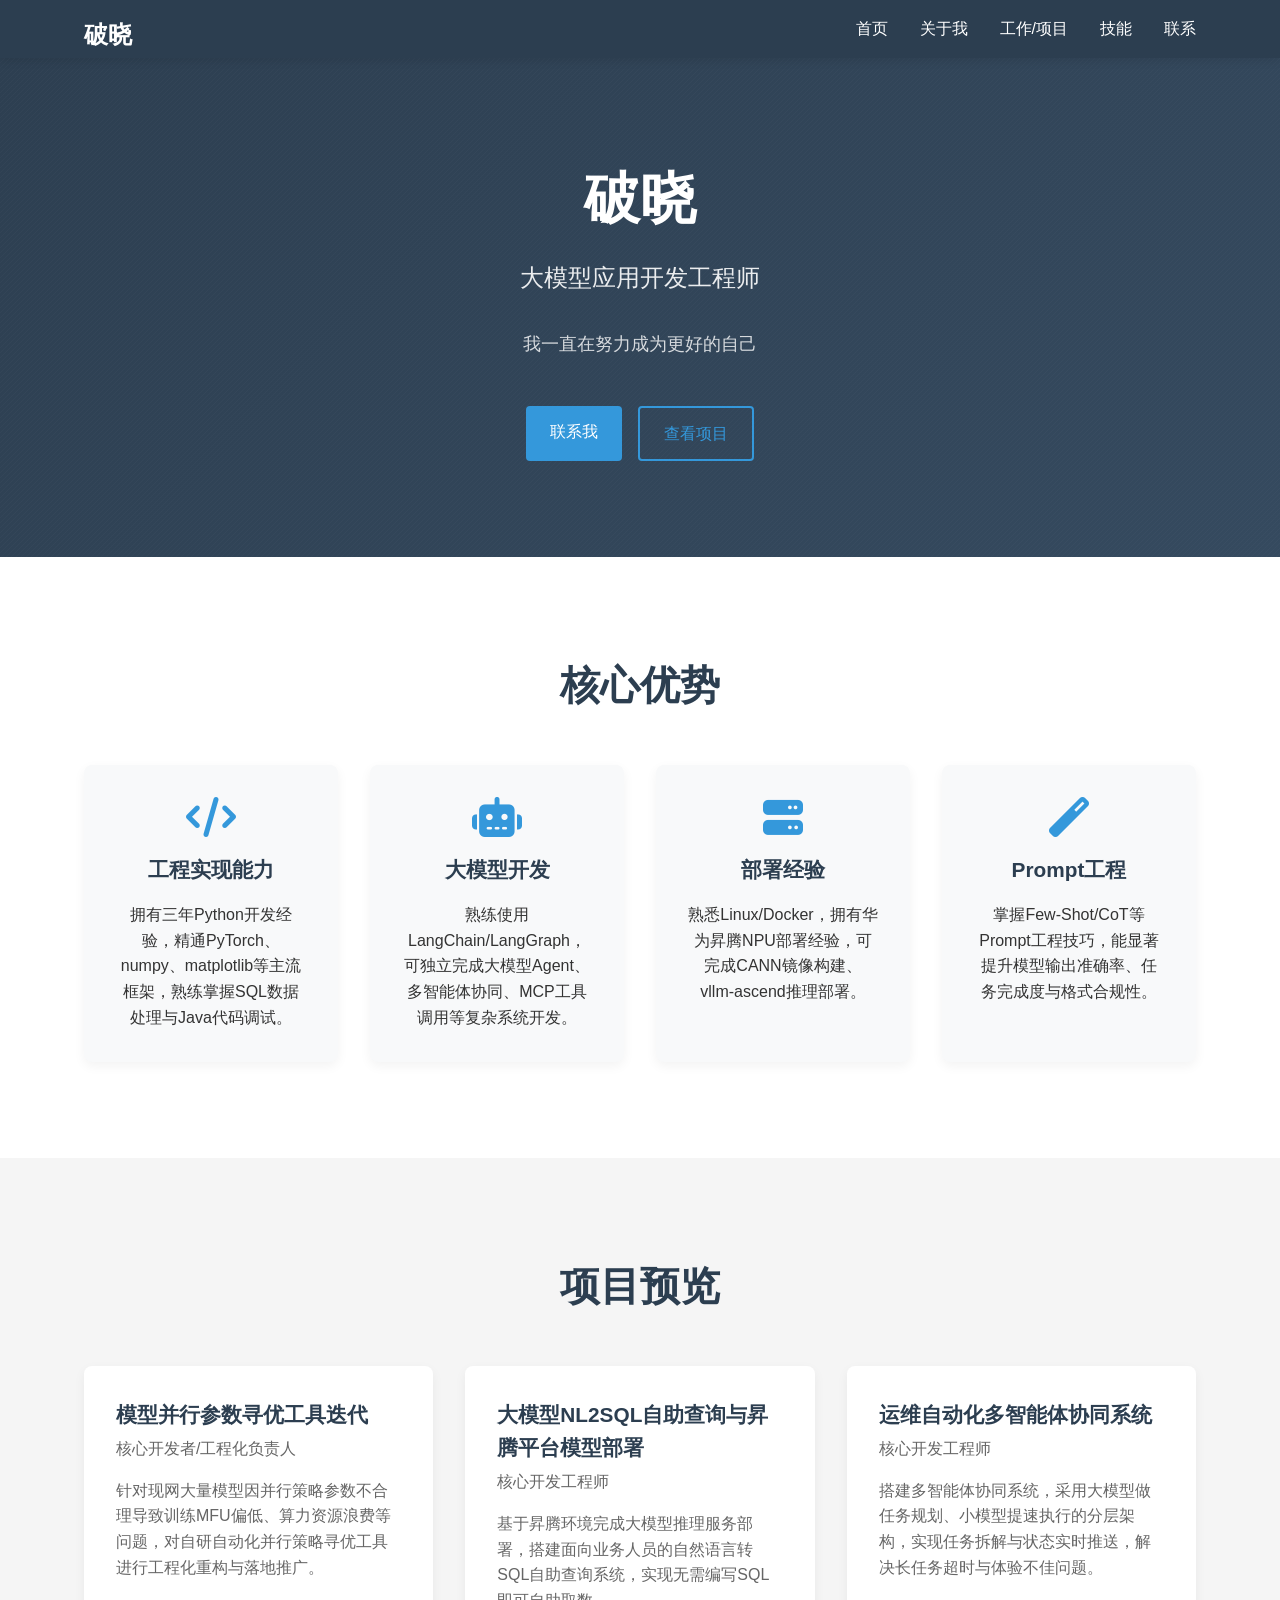
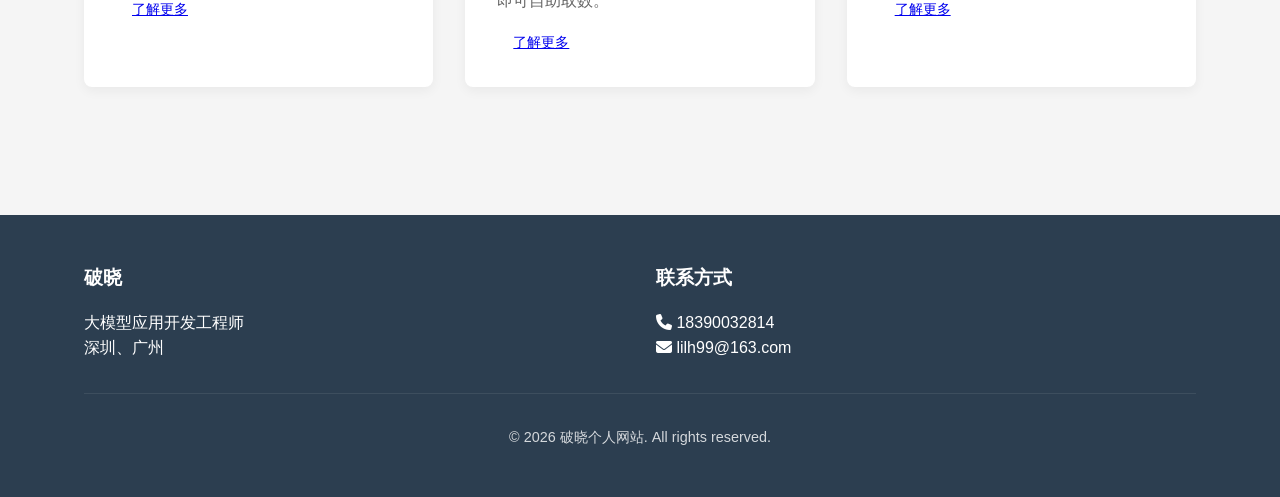
<file: index.html>
<!DOCTYPE html>
<html lang="zh-CN">
<head>
    <meta charset="UTF-8">
    <meta name="viewport" content="width=device-width, initial-scale=1.0">
    <title>破晓 - 个人网站</title>
    <link rel="stylesheet" href="css/style.css">
    <link rel="stylesheet" href="https://cdnjs.cloudflare.com/ajax/libs/font-awesome/6.4.0/css/all.min.css">
</head>
<body>
    <header>
        <nav>
            <div class="container">
                <div class="logo">
                    <a href="index.html">破晓</a>
                </div>
                <ul class="nav-links">
                    <li><a href="index.html">首页</a></li>
                    <li><a href="about.html">关于我</a></li>
                    <li><a href="experience.html">工作/项目</a></li>
                    <li><a href="skills.html">技能</a></li>
                    <li><a href="contact.html">联系</a></li>
                </ul>
            </div>
        </nav>
    </header>

    <section class="hero">
        <div class="container">
            <div class="hero-content">
                <h1>破晓</h1>
                <h2>大模型应用开发工程师</h2>
                <p>我一直在努力成为更好的自己</p>
                <div class="hero-buttons">
                    <a href="contact.html" class="btn">联系我</a>
                    <a href="experience.html" class="btn btn-secondary">查看项目</a>
                </div>
            </div>
        </div>
    </section>

    <section class="core-strengths">
        <div class="container">
            <h2>核心优势</h2>
            <div class="strengths-grid">
                <div class="strength-item">
                    <i class="fas fa-code"></i>
                    <h3>工程实现能力</h3>
                    <p>拥有三年Python开发经验，精通PyTorch、numpy、matplotlib等主流框架，熟练掌握SQL数据处理与Java代码调试。</p>
                </div>
                <div class="strength-item">
                    <i class="fas fa-robot"></i>
                    <h3>大模型开发</h3>
                    <p>熟练使用LangChain/LangGraph，可独立完成大模型Agent、多智能体协同、MCP工具调用等复杂系统开发。</p>
                </div>
                <div class="strength-item">
                    <i class="fas fa-server"></i>
                    <h3>部署经验</h3>
                    <p>熟悉Linux/Docker，拥有华为昇腾NPU部署经验，可完成CANN镜像构建、vllm-ascend推理部署。</p>
                </div>
                <div class="strength-item">
                    <i class="fas fa-magic"></i>
                    <h3>Prompt工程</h3>
                    <p>掌握Few-Shot/CoT等Prompt工程技巧，能显著提升模型输出准确率、任务完成度与格式合规性。</p>
                </div>
            </div>
        </div>
    </section>

    <section class="projects-preview">
        <div class="container">
            <h2>项目预览</h2>
            <div class="projects-grid">
                <div class="project-item">
                    <h3>模型并行参数寻优工具迭代</h3>
                    <p>核心开发者/工程化负责人</p>
                    <p>针对现网大量模型因并行策略参数不合理导致训练MFU偏低、算力资源浪费等问题，对自研自动化并行策略寻优工具进行工程化重构与落地推广。</p>
                    <a href="experience.html" class="btn-sm">了解更多</a>
                </div>
                <div class="project-item">
                    <h3>大模型NL2SQL自助查询与昇腾平台模型部署</h3>
                    <p>核心开发工程师</p>
                    <p>基于昇腾环境完成大模型推理服务部署，搭建面向业务人员的自然语言转SQL自助查询系统，实现无需编写SQL即可自助取数。</p>
                    <a href="experience.html" class="btn-sm">了解更多</a>
                </div>
                <div class="project-item">
                    <h3>运维自动化多智能体协同系统</h3>
                    <p>核心开发工程师</p>
                    <p>搭建多智能体协同系统，采用大模型做任务规划、小模型提速执行的分层架构，实现任务拆解与状态实时推送，解决长任务超时与体验不佳问题。</p>
                    <a href="experience.html" class="btn-sm">了解更多</a>
                </div>
            </div>
        </div>
    </section>

    <footer>
        <div class="container">
            <div class="footer-content">
                <div class="footer-info">
                    <h3>破晓</h3>
                    <p>大模型应用开发工程师</p>
                    <p>深圳、广州</p>
                </div>
                <div class="footer-contact">
                    <h3>联系方式</h3>
                    <p><i class="fas fa-phone"></i> 18390032814</p>
                    <p><i class="fas fa-envelope"></i> lilh99@163.com</p>
                </div>
            </div>
            <div class="footer-bottom">
                <p>&copy; 2026 破晓个人网站. All rights reserved.</p>
            </div>
        </div>
    </footer>

    <script src="js/script.js"></script>
</body>
</html>
</file>
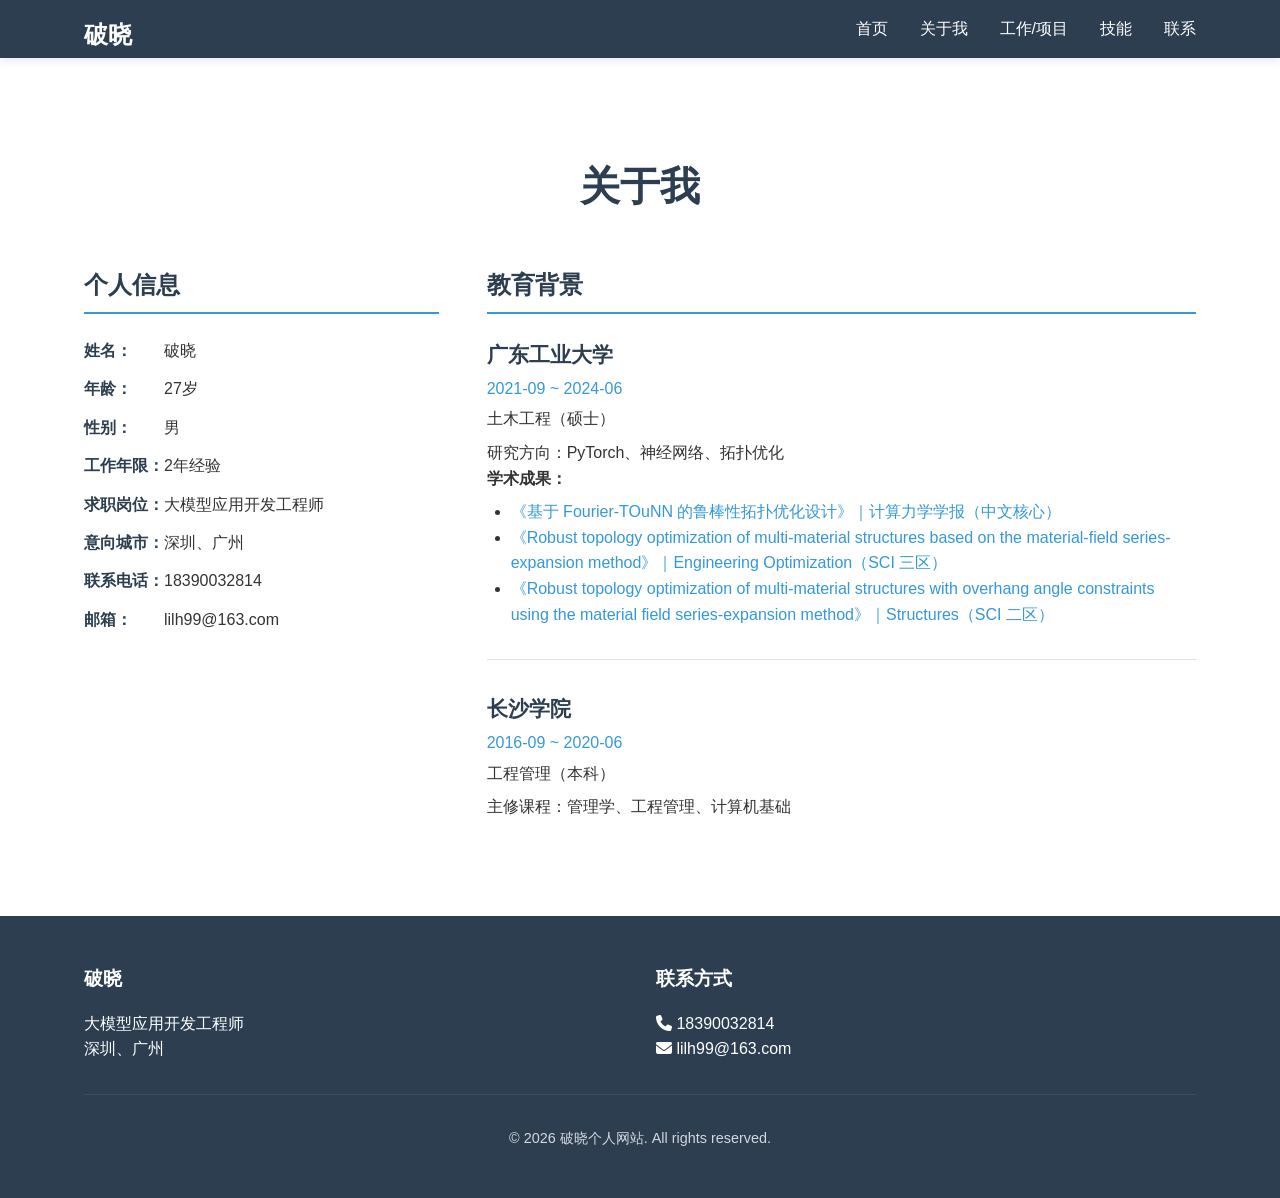
<file: about.html>
<!DOCTYPE html>
<html lang="zh-CN">
<head>
    <meta charset="UTF-8">
    <meta name="viewport" content="width=device-width, initial-scale=1.0">
    <title>关于我 - 破晓</title>
    <link rel="stylesheet" href="css/style.css">
    <link rel="stylesheet" href="https://cdnjs.cloudflare.com/ajax/libs/font-awesome/6.4.0/css/all.min.css">
</head>
<body>
    <header>
        <nav>
            <div class="container">
                <div class="logo">
                    <a href="index.html">破晓</a>
                </div>
                <ul class="nav-links">
                    <li><a href="index.html">首页</a></li>
                    <li><a href="about.html">关于我</a></li>
                    <li><a href="experience.html">工作/项目</a></li>
                    <li><a href="skills.html">技能</a></li>
                    <li><a href="contact.html">联系</a></li>
                </ul>
            </div>
        </nav>
    </header>

    <section class="about">
        <div class="container">
            <h1>关于我</h1>
            <div class="about-content">
                <div class="about-info">
                    <h2>个人信息</h2>
                    <ul>
                        <li><strong>姓名：</strong>破晓</li>
                        <li><strong>年龄：</strong>27岁</li>
                        <li><strong>性别：</strong>男</li>
                        <li><strong>工作年限：</strong>2年经验</li>
                        <li><strong>求职岗位：</strong>大模型应用开发工程师</li>
                        <li><strong>意向城市：</strong>深圳、广州</li>
                        <li><strong>联系电话：</strong>18390032814</li>
                        <li><strong>邮箱：</strong>lilh99@163.com</li>
                    </ul>
                </div>
                <div class="about-education">
                    <h2>教育背景</h2>
                    <div class="education-item">
                        <h3>广东工业大学</h3>
                        <p class="period">2021-09 ~ 2024-06</p>
                        <p class="degree">土木工程（硕士）</p>
                        <p class="research">研究方向：PyTorch、神经网络、拓扑优化</p>
                        <h4>学术成果：</h4>
                        <ul class="achievements">
                            <li><a href="http://cjcm.ijournals.net.cn/jslxxb/ch/reader/view_abstract.aspx?file_no=20240204" target="_blank">《基于 Fourier-TOuNN 的鲁棒性拓扑优化设计》｜计算力学学报（中文核心）</a></li>
                            <li><a href="https://www.tandfonline.com/doi/full/10.1080/0305215X.2024.2340062" target="_blank">《Robust topology optimization of multi-material structures based on the material-field series-expansion method》｜Engineering Optimization（SCI 三区）</a></li>
                            <li><a href="https://www.sciencedirect.com/science/article/abs/pii/S235201242401511X" target="_blank">《Robust topology optimization of multi-material structures with overhang angle constraints using the material field series-expansion method》｜Structures（SCI 二区）</a></li>
                        </ul>
                    </div>
                    <div class="education-item">
                        <h3>长沙学院</h3>
                        <p class="period">2016-09 ~ 2020-06</p>
                        <p class="degree">工程管理（本科）</p>
                        <p class="courses">主修课程：管理学、工程管理、计算机基础</p>
                    </div>
                </div>
            </div>
        </div>
    </section>

    <footer>
        <div class="container">
            <div class="footer-content">
                <div class="footer-info">
                    <h3>破晓</h3>
                    <p>大模型应用开发工程师</p>
                    <p>深圳、广州</p>
                </div>
                <div class="footer-contact">
                    <h3>联系方式</h3>
                    <p><i class="fas fa-phone"></i> 18390032814</p>
                    <p><i class="fas fa-envelope"></i> lilh99@163.com</p>
                </div>
            </div>
            <div class="footer-bottom">
                <p>&copy; 2026 破晓个人网站. All rights reserved.</p>
            </div>
        </div>
    </footer>

    <script src="js/script.js"></script>
</body>
</html>
</file>
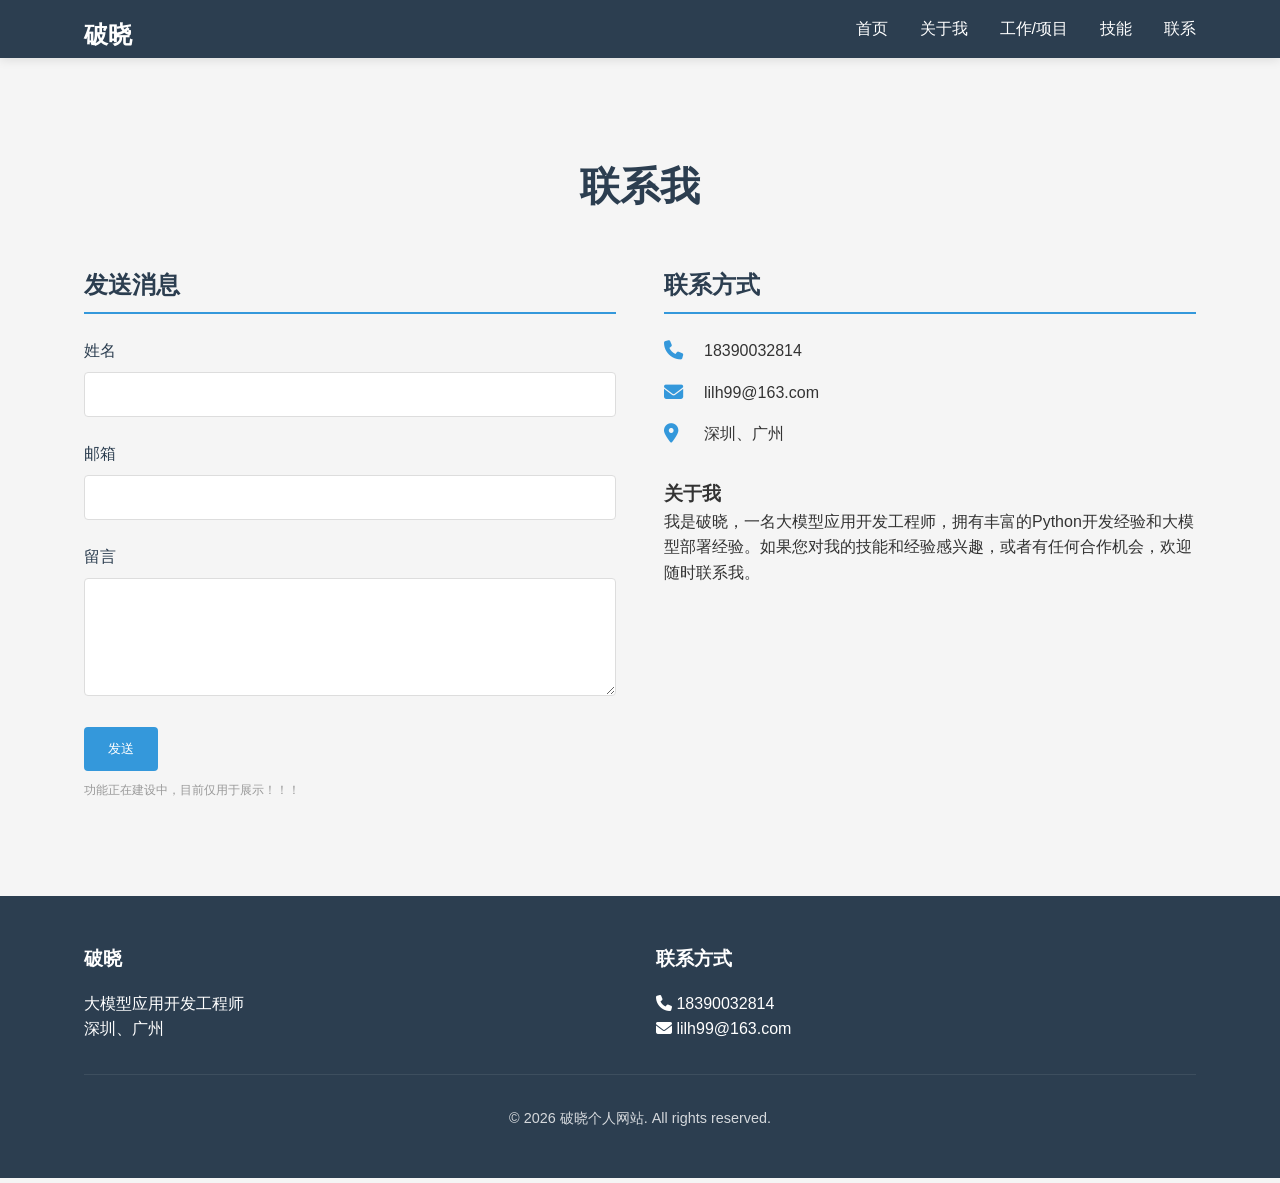
<file: contact.html>
<!DOCTYPE html>
<html lang="zh-CN">
<head>
    <meta charset="UTF-8">
    <meta name="viewport" content="width=device-width, initial-scale=1.0">
    <title>联系 - 破晓</title>
    <link rel="stylesheet" href="css/style.css">
    <link rel="stylesheet" href="https://cdnjs.cloudflare.com/ajax/libs/font-awesome/6.4.0/css/all.min.css">
</head>
<body>
    <header>
        <nav>
            <div class="container">
                <div class="logo">
                    <a href="index.html">破晓</a>
                </div>
                <ul class="nav-links">
                    <li><a href="index.html">首页</a></li>
                    <li><a href="about.html">关于我</a></li>
                    <li><a href="experience.html">工作/项目</a></li>
                    <li><a href="skills.html">技能</a></li>
                    <li><a href="contact.html">联系</a></li>
                </ul>
            </div>
        </nav>
    </header>

    <section class="contact">
        <div class="container">
            <h1>联系我</h1>
            <div class="contact-content">
                <div class="contact-form">
                    <h2>发送消息</h2>
                    <form id="contactForm">
                        <div class="form-group">
                            <label for="name">姓名</label>
                            <input type="text" id="name" name="name" required>
                        </div>
                        <div class="form-group">
                            <label for="email">邮箱</label>
                            <input type="email" id="email" name="email" required>
                        </div>
                        <div class="form-group">
                            <label for="message">留言</label>
                            <textarea id="message" name="message" rows="5" required></textarea>
                        </div>
                        <button type="submit" class="btn">发送</button>
                        <p style="color: #999; font-size: 12px; margin-top: 10px;">功能正在建设中，目前仅用于展示！！！</p>
                    </form>
                </div>
                <div class="contact-info">
                    <h2>联系方式</h2>
                    <ul class="contact-details">
                        <li><i class="fas fa-phone"></i> 18390032814</li>
                        <li><i class="fas fa-envelope"></i> lilh99@163.com</li>
                        <li><i class="fas fa-map-marker-alt"></i> 深圳、广州</li>
                    </ul>
                    <h3>关于我</h3>
                    <p>我是破晓，一名大模型应用开发工程师，拥有丰富的Python开发经验和大模型部署经验。如果您对我的技能和经验感兴趣，或者有任何合作机会，欢迎随时联系我。</p>
                </div>
            </div>
        </div>
    </section>

    <footer>
        <div class="container">
            <div class="footer-content">
                <div class="footer-info">
                    <h3>破晓</h3>
                    <p>大模型应用开发工程师</p>
                    <p>深圳、广州</p>
                </div>
                <div class="footer-contact">
                    <h3>联系方式</h3>
                    <p><i class="fas fa-phone"></i> 18390032814</p>
                    <p><i class="fas fa-envelope"></i> lilh99@163.com</p>
                </div>
            </div>
            <div class="footer-bottom">
                <p>&copy; 2026 破晓个人网站. All rights reserved.</p>
            </div>
        </div>
    </footer>

    <script src="js/script.js"></script>
    <script>
        // 联系表单提交处理
        document.getElementById('contactForm').addEventListener('submit', function(e) {
            e.preventDefault();
            // 这里可以添加表单提交逻辑
            alert('功能建设中，建议使用电话或真实邮箱沟通！！！');
            this.reset();
        });
    </script>
</body>
</html>
</file>
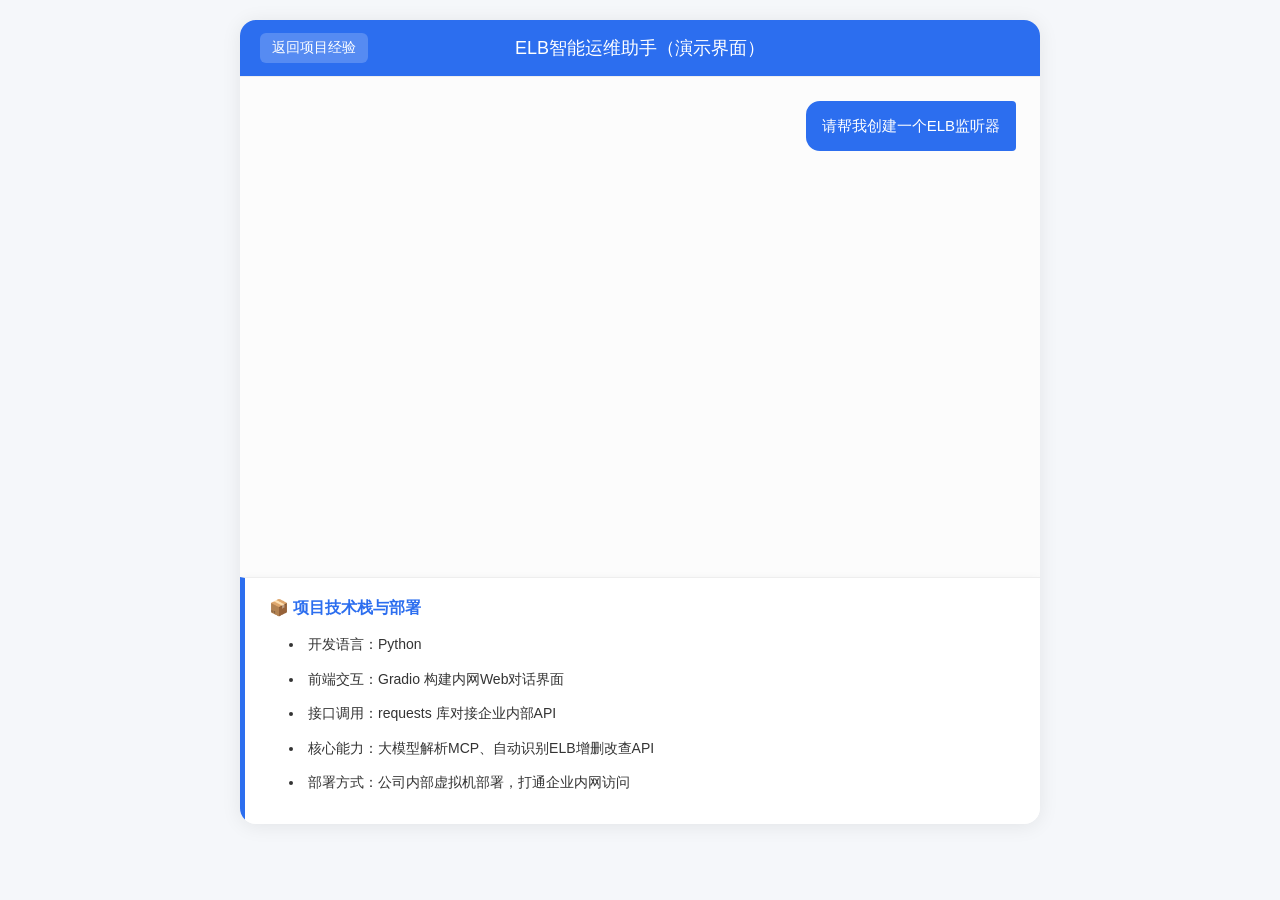
<file: elb-project.html>
<!DOCTYPE html>
<html lang="zh-CN">
<head>
<meta charset="UTF-8"/>
<meta name="viewport" content="width=device-width, initial-scale=1.0"/>
<title>ELB智能运维助手</title>
<style>
/* 全局统一样式 */
*{
    margin:0;
    padding:0;
    box-sizing:border-box;
    font-family:"Microsoft YaHei", -apple-system, BlinkMacSystemFont, "Segoe UI", Roboto, "Helvetica Neue", Arial, sans-serif;
}
body{
    background:#f5f7fa;
    padding:20px;
    display: flex;
    justify-content: center;
    align-items: flex-start;
    min-height: 100vh;
}
/* 主容器统一 */
.main{
    max-width:800px;
    width: 100%;
    margin:0 auto;
    background:#fff;
    border-radius:16px;
    box-shadow:0 2px 20px rgba(0,0,0,0.08);
    overflow:hidden;
    display: flex;
    flex-direction: column;
}
/* 头部统一 */
.header{
    padding:16px 20px;
    background:#2c6eef;
    color:white;
    font-size:18px;
    font-weight:500;
    text-align: center;
    border-bottom: 1px solid #eee;
    position: relative;
}
/* 返回按钮 */
.back-btn {
    position: absolute;
    left: 20px;
    top: 50%;
    transform: translateY(-50%);
    background: rgba(255, 255, 255, 0.2);
    border: none;
    color: white;
    padding: 6px 12px;
    border-radius: 6px;
    cursor: pointer;
    font-size: 14px;
    transition: all 0.3s ease;
}
.back-btn:hover {
    background: rgba(255, 255, 255, 0.3);
}
/* 聊天区域统一 */
.chat{
    height:500px;
    padding:24px;
    overflow-y:auto;
    background:#fcfcfc;
    display:flex;
    flex-direction:column;
    gap:16px;
}
.chat::-webkit-scrollbar {
    width: 6px;
}
.chat::-webkit-scrollbar-thumb {
    background: #ddd;
    border-radius: 3px;
}
/* 消息气泡统一 */
.msg{
    max-width:85%;
    padding:12px 16px;
    border-radius:14px;
    line-height:1.7;
    font-size:15px;
    word-break: break-all;
}
.user{
    align-self:flex-end;
    background:#2c6eef;
    color:white;
    border-top-right-radius: 4px;
    border-bottom-right-radius: 4px;
}
.ai{
    align-self:flex-start;
    background:#f1f5ff;
    color:#333;
    border-top-left-radius: 4px;
    border-bottom-left-radius: 4px;
}

/* 技术栈区域统一 */
.stack{
    padding:20px 24px;
    background:#ffffff;
    border-top:1px solid #eee;
    margin: 0;
    box-shadow:0 2px 10px rgba(0,0,0,0.05);
    border-left: 5px solid #2c6eef;
}
.stack h3{
    color:#2c6eef;
    margin-bottom:12px;
    font-size:16px;
    font-weight: bold;
}
.stack ul{
    margin-left:20px;
    line-height:1.9;
    font-size:14px;
    color:#333;
    list-style-position: inside;
}
.stack ul li {
    margin-bottom: 8px;
}
</style>
</head>
<body>
<div class="main">
    <div class="header">
        <button class="back-btn" onclick="window.location.href='experience.html'">返回项目经验</button>
        ELB智能运维助手（演示界面）
    </div>

    <div class="chat" id="chat-container">
        <!-- 消息将通过JavaScript动态生成 -->
    </div>

    <!-- 技术栈区域（统一样式） -->
    <div class="stack">
        <h3>📦 项目技术栈与部署</h3>
        <ul>
            <li>开发语言：Python</li>
            <li>前端交互：Gradio 构建内网Web对话界面</li>
            <li>接口调用：requests 库对接企业内部API</li>
            <li>核心能力：大模型解析MCP、自动识别ELB增删改查API</li>
            <li>部署方式：公司内部虚拟机部署，打通企业内网访问</li>
        </ul>
    </div>
</div>

<script>
// 对话数据
const messages = [
    { type: 'user', content: '请帮我创建一个ELB监听器' },
    { type: 'ai', content: '已识别ELB操作意图\n🧠 大模型读取MCP配置信息\n🔍 自动匹配对应API接口能力\n请提供：协议类型、监听端口、监听器名称' },
    { type: 'user', content: '协议TCP，端口80，名称test' },
    { type: 'ai', content: '✅ 参数已接收\n负载均衡器ID：d6ff1718-df23-4a5a-b34c-754320900147\n协议：TCP\n端口：80\n名称：test\n\n🚀 调用ELB管理API执行创建…\n✔️ ELB监听器创建完成' }
];

// 逐字生成消息的函数
function typeWriter(element, text, index = 0, speed = 30) {
    if (index < text.length) {
        element.innerHTML += text.charAt(index);
        index++;
        setTimeout(() => typeWriter(element, text, index, speed), speed);
    }
}

// 显示消息
function displayMessage(message, delay) {
    setTimeout(() => {
        const chatContainer = document.getElementById('chat-container');
        const messageElement = document.createElement('div');
        messageElement.className = `msg ${message.type}`;
        chatContainer.appendChild(messageElement);
        
        // 逐字生成消息内容
        typeWriter(messageElement, message.content);
        
        // 滚动到底部
        chatContainer.scrollTop = chatContainer.scrollHeight;
    }, delay);
}

// 初始化对话
function initChat() {
    let delay = 0;
    messages.forEach((message, index) => {
        // 为AI消息添加更长的延迟，模拟思考时间
        if (message.type === 'ai' && index > 0) {
            delay += 1000;
        }
        displayMessage(message, delay);
        delay += 1500;
    });
}

// 页面加载完成后初始化对话
window.onload = initChat;
</script>
</body>
</html>
</file>
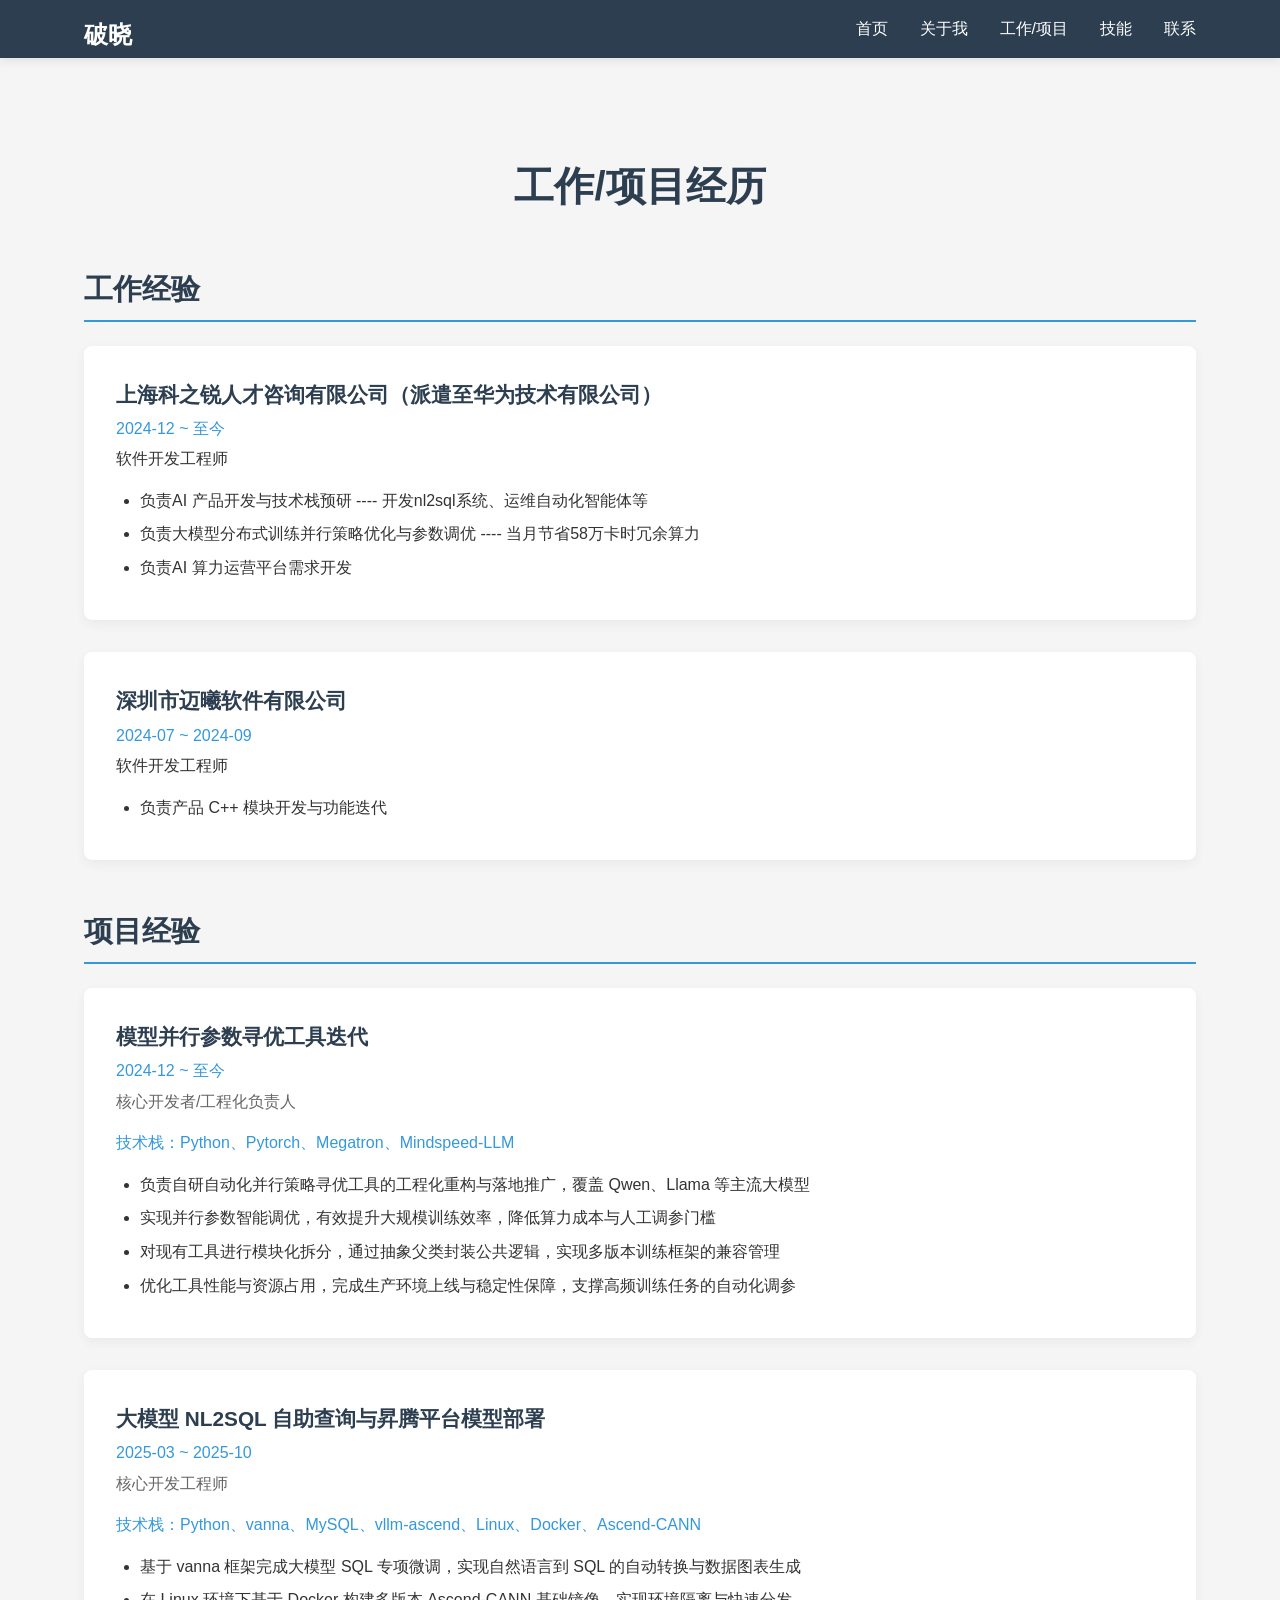
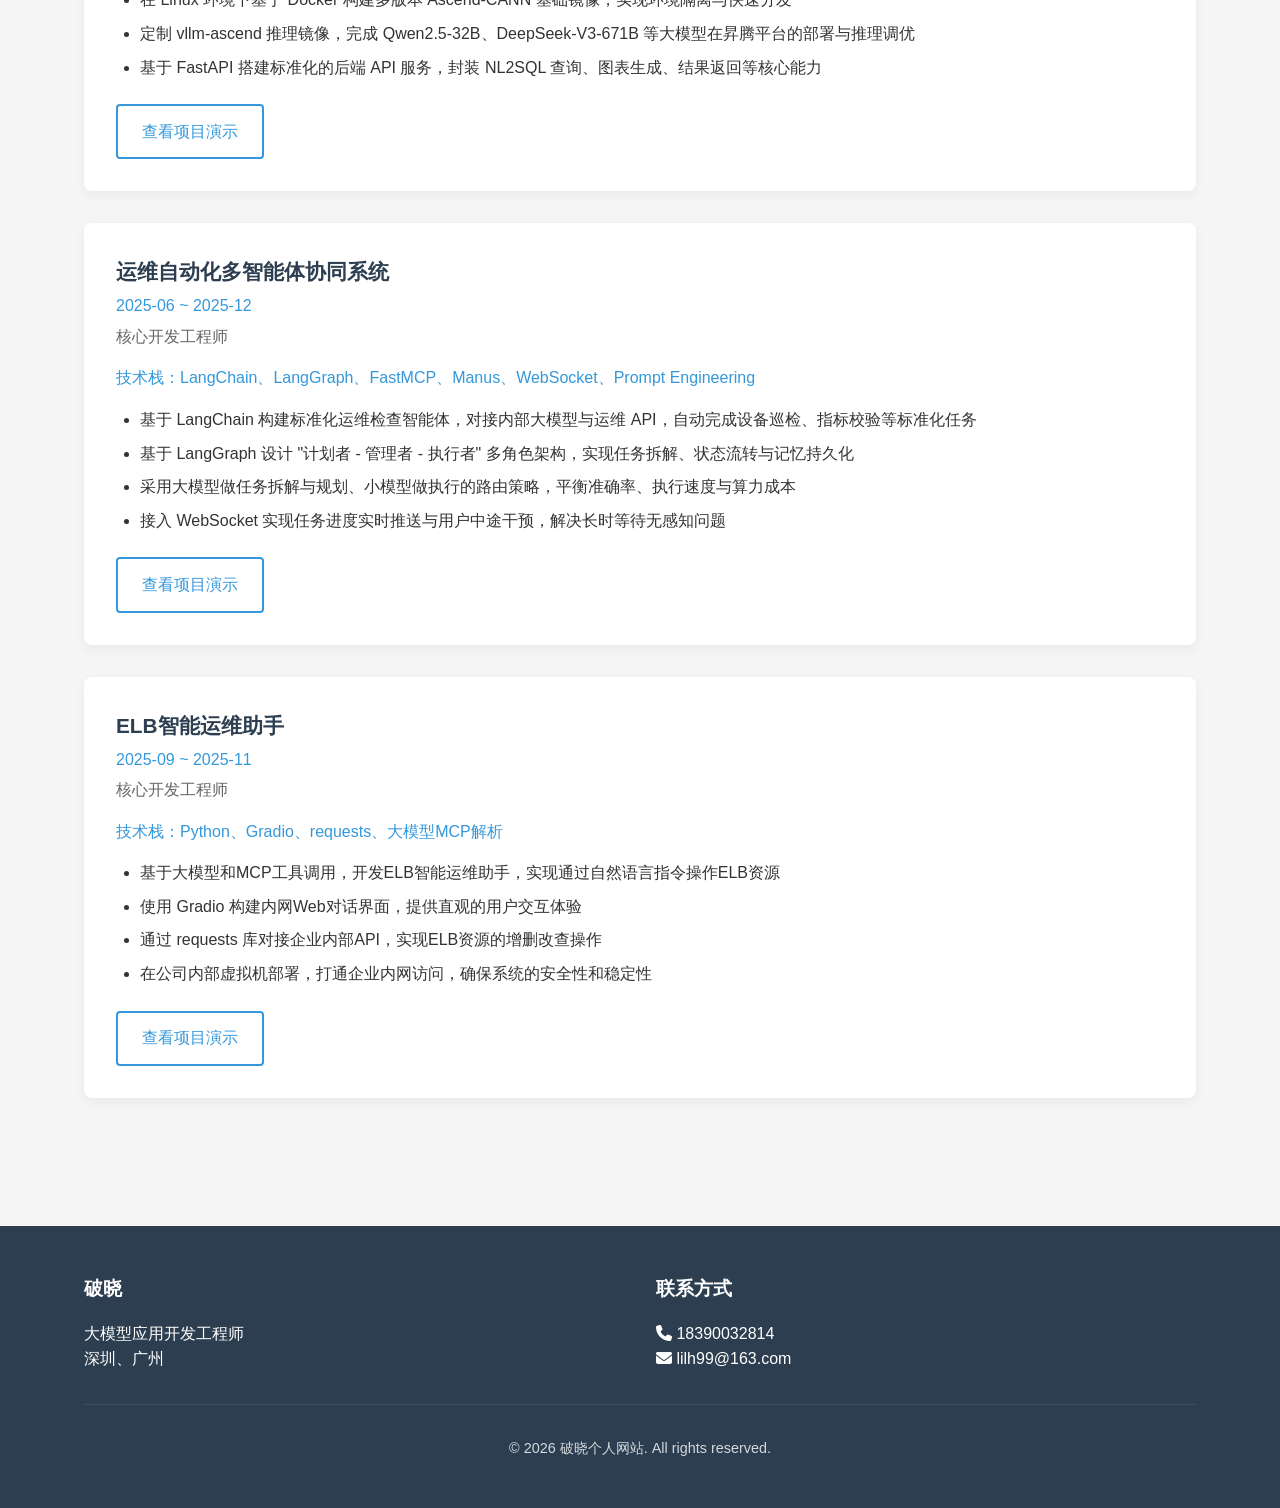
<file: experience.html>
<!DOCTYPE html>
<html lang="zh-CN">
<head>
    <meta charset="UTF-8">
    <meta name="viewport" content="width=device-width, initial-scale=1.0">
    <title>工作/项目 - 破晓</title>
    <link rel="stylesheet" href="css/style.css">
    <link rel="stylesheet" href="https://cdnjs.cloudflare.com/ajax/libs/font-awesome/6.4.0/css/all.min.css">
</head>
<body>
    <header>
        <nav>
            <div class="container">
                <div class="logo">
                    <a href="index.html">破晓</a>
                </div>
                <ul class="nav-links">
                    <li><a href="index.html">首页</a></li>
                    <li><a href="about.html">关于我</a></li>
                    <li><a href="experience.html">工作/项目</a></li>
                    <li><a href="skills.html">技能</a></li>
                    <li><a href="contact.html">联系</a></li>
                </ul>
            </div>
        </nav>
    </header>

    <section class="experience">
        <div class="container">
            <h1>工作/项目经历</h1>
            
            <h2>工作经验</h2>
            <div class="experience-items">
                <div class="experience-item">
                    <h3>上海科之锐人才咨询有限公司（派遣至华为技术有限公司）</h3>
                    <p class="period">2024-12 ~ 至今</p>
                    <p class="position">软件开发工程师</p>
                    <ul class="responsibilities">
                        <li>负责AI 产品开发与技术栈预研 ---- 开发nl2sql系统、运维自动化智能体等</li>
                        <li>负责大模型分布式训练并行策略优化与参数调优 ---- 当月节省58万卡时冗余算力</li>
                        <li>负责AI 算力运营平台需求开发</li>
                    </ul>
                </div>
                <div class="experience-item">
                    <h3>深圳市迈曦软件有限公司</h3>
                    <p class="period">2024-07 ~ 2024-09</p>
                    <p class="position">软件开发工程师</p>
                    <ul class="responsibilities">
                        <li>负责产品 C++ 模块开发与功能迭代</li>
                    </ul>
                </div>
            </div>

            <h2>项目经验</h2>
            <div class="project-items">
                <div class="project-item">
                    <h3>模型并行参数寻优工具迭代</h3>
                    <p class="period">2024-12 ~ 至今</p>
                    <p class="role">核心开发者/工程化负责人</p>
                    <p class="tech-stack">技术栈：Python、Pytorch、Megatron、Mindspeed-LLM</p>
                    <ul class="work-content">
                        <li>负责自研自动化并行策略寻优工具的工程化重构与落地推广，覆盖 Qwen、Llama 等主流大模型</li>
                        <li>实现并行参数智能调优，有效提升大规模训练效率，降低算力成本与人工调参门槛</li>
                        <li>对现有工具进行模块化拆分，通过抽象父类封装公共逻辑，实现多版本训练框架的兼容管理</li>
                        <li>优化工具性能与资源占用，完成生产环境上线与稳定性保障，支撑高频训练任务的自动化调参</li>
                    </ul>
                </div>
                <div class="project-item">
                    <h3>大模型 NL2SQL 自助查询与昇腾平台模型部署</h3>
                    <p class="period">2025-03 ~ 2025-10</p>
                    <p class="role">核心开发工程师</p>
                    <p class="tech-stack">技术栈：Python、vanna、MySQL、vllm-ascend、Linux、Docker、Ascend-CANN</p>
                    <ul class="work-content">
                        <li>基于 vanna 框架完成大模型 SQL 专项微调，实现自然语言到 SQL 的自动转换与数据图表生成</li>
                        <li>在 Linux 环境下基于 Docker 构建多版本 Ascend-CANN 基础镜像，实现环境隔离与快速分发</li>
                        <li>定制 vllm-ascend 推理镜像，完成 Qwen2.5-32B、DeepSeek-V3-671B 等大模型在昇腾平台的部署与推理调优</li>
                        <li>基于 FastAPI 搭建标准化的后端 API 服务，封装 NL2SQL 查询、图表生成、结果返回等核心能力</li>
                    </ul>
                    <a href="nl2sql-project.html" class="btn btn-secondary" style="margin-top: 1rem; display: inline-block;">查看项目演示</a>
                </div>
                <div class="project-item">
                    <h3>运维自动化多智能体协同系统</h3>
                    <p class="period">2025-06 ~ 2025-12</p>
                    <p class="role">核心开发工程师</p>
                    <p class="tech-stack">技术栈：LangChain、LangGraph、FastMCP、Manus、WebSocket、Prompt Engineering</p>
                    <ul class="work-content">
                        <li>基于 LangChain 构建标准化运维检查智能体，对接内部大模型与运维 API，自动完成设备巡检、指标校验等标准化任务</li>
                        <li>基于 LangGraph 设计 "计划者 - 管理者 - 执行者" 多角色架构，实现任务拆解、状态流转与记忆持久化</li>
                        <li>采用大模型做任务拆解与规划、小模型做执行的路由策略，平衡准确率、执行速度与算力成本</li>
                        <li>接入 WebSocket 实现任务进度实时推送与用户中途干预，解决长时等待无感知问题</li>
                    </ul>
                    <a href="network-inspect-chat.html" class="btn btn-secondary" style="margin-top: 1rem; display: inline-block;">查看项目演示</a>
                </div>
                <div class="project-item">
                    <h3>ELB智能运维助手</h3>
                    <p class="period">2025-09 ~ 2025-11</p>
                    <p class="role">核心开发工程师</p>
                    <p class="tech-stack">技术栈：Python、Gradio、requests、大模型MCP解析</p>
                    <ul class="work-content">
                        <li>基于大模型和MCP工具调用，开发ELB智能运维助手，实现通过自然语言指令操作ELB资源</li>
                        <li>使用 Gradio 构建内网Web对话界面，提供直观的用户交互体验</li>
                        <li>通过 requests 库对接企业内部API，实现ELB资源的增删改查操作</li>
                        <li>在公司内部虚拟机部署，打通企业内网访问，确保系统的安全性和稳定性</li>
                    </ul>
                    <a href="elb-project.html" class="btn btn-secondary" style="margin-top: 1rem; display: inline-block;">查看项目演示</a>
                </div>
            </div>
        </div>
    </section>

    <footer>
        <div class="container">
            <div class="footer-content">
                <div class="footer-info">
                    <h3>破晓</h3>
                    <p>大模型应用开发工程师</p>
                    <p>深圳、广州</p>
                </div>
                <div class="footer-contact">
                    <h3>联系方式</h3>
                    <p><i class="fas fa-phone"></i> 18390032814</p>
                    <p><i class="fas fa-envelope"></i> lilh99@163.com</p>
                </div>
            </div>
            <div class="footer-bottom">
                <p>&copy; 2026 破晓个人网站. All rights reserved.</p>
            </div>
        </div>
    </footer>

    <script src="js/script.js"></script>
</body>
</html>
</file>
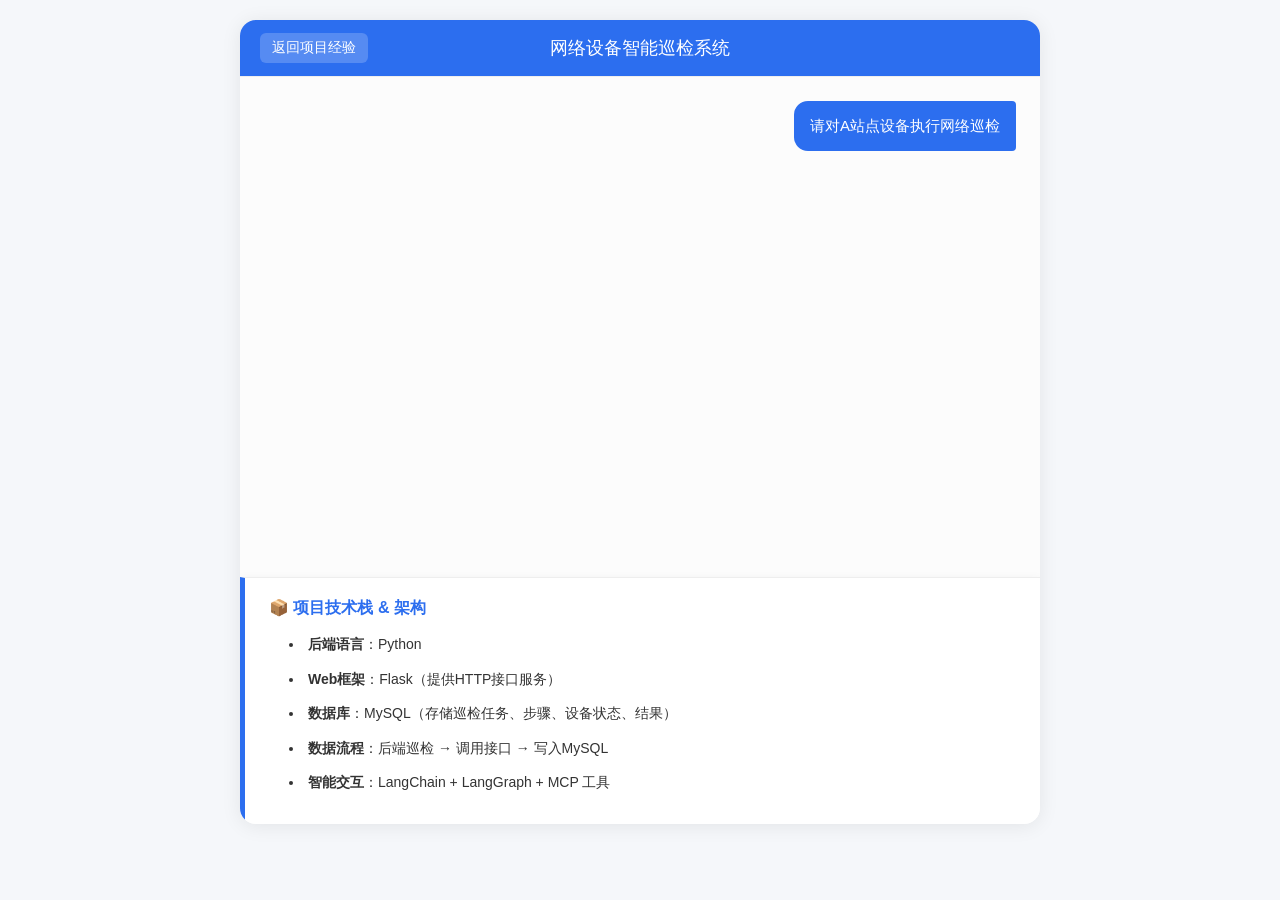
<file: network-inspect-chat.html>
<!DOCTYPE html>
<html lang="zh-CN">
<head>
    <meta charset="UTF-8">
    <meta name="viewport" content="width=device-width, initial-scale=1.0">
    <title>网络设备智能巡检系统</title>
    <style>
        /* 全局统一样式 */
        * {
            margin: 0;
            padding: 0;
            box-sizing: border-box;
            font-family:"Microsoft YaHei", -apple-system, BlinkMacSystemFont, "Segoe UI", Roboto, "Helvetica Neue", Arial, sans-serif;
        }
        body {
            background-color: #f5f7fa;
            display: flex;
            justify-content: center;
            align-items: flex-start;
            min-height: 100vh;
            padding: 20px;
        }
        /* 主容器统一 */
        .main {
            max-width:800px;
            width: 100%;
            margin:0 auto;
            background:#fff;
            border-radius:16px;
            box-shadow:0 2px 20px rgba(0,0,0,0.08);
            overflow:hidden;
            display: flex;
            flex-direction: column;
        }
        /* 头部统一 */
        .header{
            padding:16px 20px;
            background:#2c6eef;
            color:white;
            font-size:18px;
            font-weight:500;
            text-align: center;
            border-bottom: 1px solid #eee;
            position: relative;
        }
        /* 返回按钮 */
        .back-btn {
            position: absolute;
            left: 20px;
            top: 50%;
            transform: translateY(-50%);
            background: rgba(255, 255, 255, 0.2);
            border: none;
            color: white;
            padding: 6px 12px;
            border-radius: 6px;
            cursor: pointer;
            font-size: 14px;
            transition: all 0.3s ease;
        }
        .back-btn:hover {
            background: rgba(255, 255, 255, 0.3);
        }
        /* 聊天区域统一 */
        .chat {
            height:500px;
            padding:24px;
            overflow-y:auto;
            background:#fcfcfc;
            display:flex;
            flex-direction:column;
            gap:16px;
        }
        .chat::-webkit-scrollbar {
            width: 6px;
        }
        .chat::-webkit-scrollbar-thumb {
            background: #ddd;
            border-radius: 3px;
        }
        /* 消息气泡统一 */
        .msg{
            max-width:85%;
            padding:12px 16px;
            border-radius:14px;
            line-height:1.7;
            font-size:15px;
            word-break: break-all;
        }
        .user{
            align-self:flex-end;
            background:#2c6eef;
            color:white;
            border-top-right-radius: 4px;
            border-bottom-right-radius: 4px;
        }
        .ai{
            align-self:flex-start;
            background:#f1f5ff;
            color:#333;
            border-top-left-radius: 4px;
            border-bottom-left-radius: 4px;
        }
        /* 技术栈区域统一 */
        .stack{
            padding:20px 24px;
            background:#ffffff;
            border-top:1px solid #eee;
            margin: 0;
            box-shadow:0 2px 10px rgba(0,0,0,0.05);
            border-left: 5px solid #2c6eef;
        }
        .stack h3{
            color:#2c6eef;
            margin-bottom:12px;
            font-size:16px;
            font-weight: bold;
        }
        .stack ul{
            margin-left:20px;
            line-height:1.9;
            font-size:14px;
            color:#333;
            list-style-position: inside;
        }
        .stack ul li {
            margin-bottom: 8px;
        }
        /* 标签样式 */
        .db-tag {
            display: inline-block;
            background: #e7f5ff;
            color: #1976d2;
            padding: 2px 6px;
            border-radius: 4px;
            font-size: 12px;
            margin-right: 6px;
        }

        .api-tag {
            display: inline-block;
            background: #f0fdf4;
            color: #0284c4;
            padding: 2px 6px;
            border-radius: 4px;
            font-size: 12px;
            margin-right: 6px;
        }

        .success {
            color: #059669;
            font-weight: 500;
        }

        .warning {
            color: #d97706;
            font-weight: 500;
        }
    </style>
</head>

<body>
    <div class="main">
        <div class="header">
            <button class="back-btn" onclick="window.location.href='experience.html'">返回项目经验</button>
            网络设备智能巡检系统
        </div>

        <div class="chat" id="chat-container">
            <!-- 消息将通过JavaScript动态生成 -->
        </div>

        <!-- 技术栈区域（统一样式） -->
        <div class="stack">
            <h3>📦 项目技术栈 & 架构</h3>
            <ul>
                <li><strong>后端语言</strong>：Python</li>
                <li><strong>Web框架</strong>：Flask（提供HTTP接口服务）</li>
                <li><strong>数据库</strong>：MySQL（存储巡检任务、步骤、设备状态、结果）</li>
                <li><strong>数据流程</strong>：后端巡检 → 调用接口 → 写入MySQL</li>
                <li><strong>智能交互</strong>：LangChain + LangGraph + MCP 工具</li>
            </ul>
        </div>
    </div>

    <script>
    // 对话数据
    const messages = [
        { type: 'user', content: '请对A站点设备执行网络巡检' },
        { type: 'ai', content: '接受请求，开始网络设备巡检流程' },
        { type: 'ai', content: '识别A站点设备类型和位置信息' },
        { type: 'ai', content: '建立与设备的连接，验证网络可达性' },
        { type: 'ai', content: '检查设备硬件状态：电源模块、风扇、温度传感器' },
        { type: 'ai', content: '检查设备接口状态：链路状态、带宽利用率、错误包率' },
        { type: 'ai', content: '检查设备软件版本：操作系统版本、补丁状态' },
        { type: 'ai', content: '收集设备性能数据：CPU利用率、内存使用率、接口流量' },
        { type: 'ai', content: '分析巡检数据，生成巡检报告' },
        { type: 'ai', content: '将巡检结果保存至数据库' },
        { type: 'ai', content: '巡检完成，所有设备状态正常' }
    ];

    // 逐字生成消息的函数
    function typeWriter(element, text, index = 0, speed = 30) {
        if (index < text.length) {
            // 处理HTML标签
            if (text.charAt(index) === '<') {
                // 找到标签结束位置
                const endIndex = text.indexOf('>', index);
                if (endIndex !== -1) {
                    element.innerHTML += text.substring(index, endIndex + 1);
                    index = endIndex + 1;
                } else {
                    element.innerHTML += text.charAt(index);
                    index++;
                }
            } else {
                element.innerHTML += text.charAt(index);
                index++;
            }
            setTimeout(() => typeWriter(element, text, index, speed), speed);
        }
    }

    // 显示消息
    function displayMessage(message, delay) {
        setTimeout(() => {
            const chatContainer = document.getElementById('chat-container');
            const messageElement = document.createElement('div');
            messageElement.className = `msg ${message.type}`;
            chatContainer.appendChild(messageElement);
            
            // 逐字生成消息内容
            typeWriter(messageElement, message.content);
            
            // 滚动到底部
            chatContainer.scrollTop = chatContainer.scrollHeight;
        }, delay);
    }

    // 初始化对话
    function initChat() {
        let delay = 0;
        messages.forEach((message, index) => {
            // 为AI消息添加更长的延迟，模拟思考时间
            if (message.type === 'ai' && index > 0) {
                delay += 500;
            }
            displayMessage(message, delay);
            delay += 800;
        });
    }

    // 页面加载完成后初始化对话
    window.onload = initChat;
    </script>
</body>
</html>
</file>
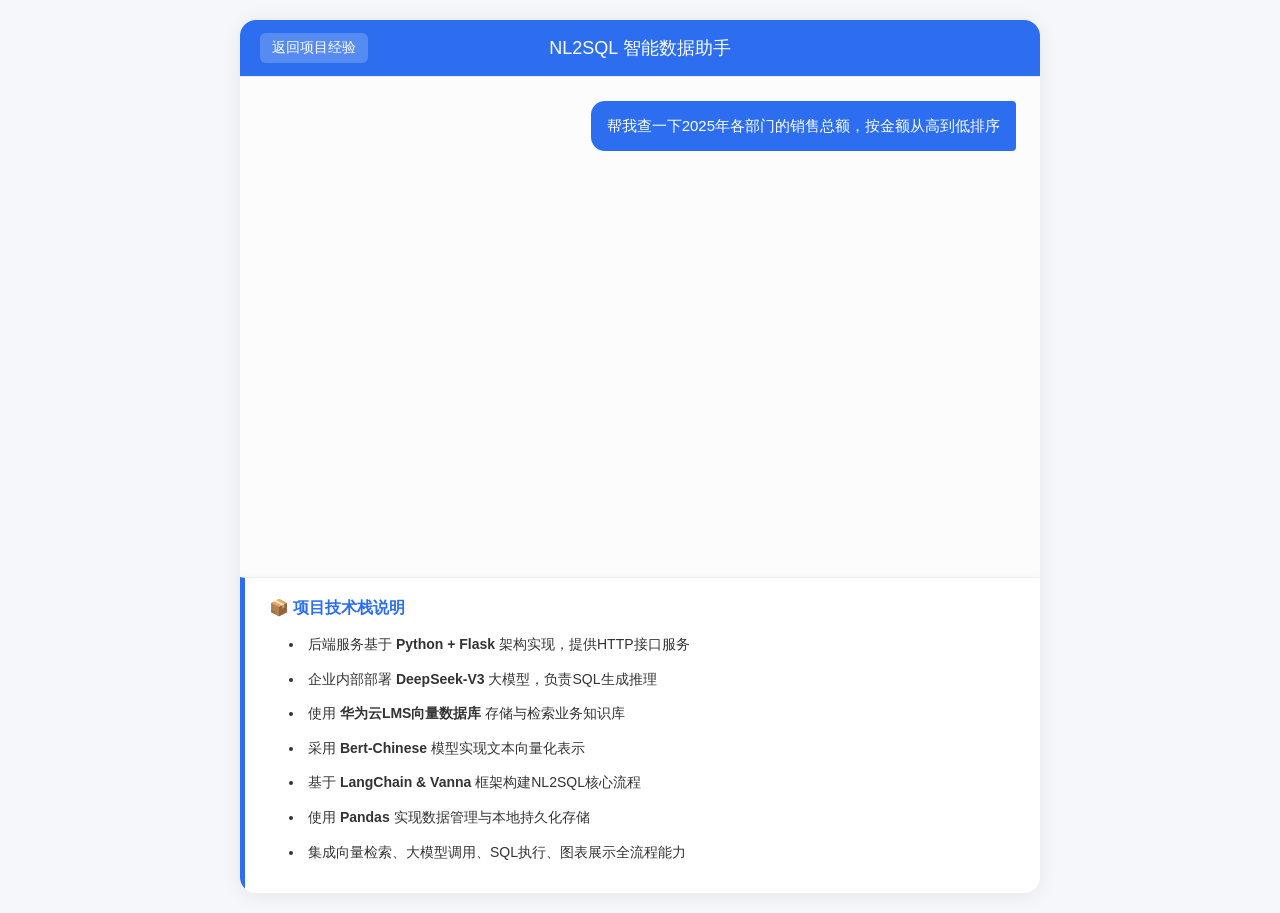
<file: nl2sql-project.html>
<!DOCTYPE html>
<html lang="zh-CN">
<head>
    <meta charset="UTF-8">
    <meta name="viewport" content="width=device-width, initial-scale=1.0">
    <title>NL2SQL 系统效果演示</title>
    <style>
        /* 全局统一样式 */
        * {
            margin: 0;
            padding: 0;
            box-sizing: border-box;
            font-family:"Microsoft YaHei", -apple-system, BlinkMacSystemFont, "Segoe UI", Roboto, "Helvetica Neue", Arial, sans-serif;
        }
        body {
            background-color: #f5f7fa;
            display: flex;
            justify-content: center;
            align-items: flex-start;
            min-height: 100vh;
            padding: 20px;
        }
        /* 主容器统一 */
        .main {
            max-width:800px;
            width: 100%;
            margin:0 auto;
            background:#fff;
            border-radius:16px;
            box-shadow:0 2px 20px rgba(0,0,0,0.08);
            overflow:hidden;
            display: flex;
            flex-direction: column;
        }
        /* 头部统一 */
        .header{
            padding:16px 20px;
            background:#2c6eef;
            color:white;
            font-size:18px;
            font-weight:500;
            text-align: center;
            border-bottom: 1px solid #eee;
            position: relative;
        }
        /* 返回按钮 */
        .back-btn {
            position: absolute;
            left: 20px;
            top: 50%;
            transform: translateY(-50%);
            background: rgba(255, 255, 255, 0.2);
            border: none;
            color: white;
            padding: 6px 12px;
            border-radius: 6px;
            cursor: pointer;
            font-size: 14px;
            transition: all 0.3s ease;
        }
        .back-btn:hover {
            background: rgba(255, 255, 255, 0.3);
        }
        /* 聊天区域统一 */
        .chat {
            height:500px;
            padding:24px;
            overflow-y:auto;
            background:#fcfcfc;
            display:flex;
            flex-direction:column;
            gap:16px;
        }
        .chat::-webkit-scrollbar {
            width: 6px;
        }
        .chat::-webkit-scrollbar-thumb {
            background: #ddd;
            border-radius: 3px;
        }
        /* 消息气泡统一 */
        .msg{
            max-width:85%;
            padding:12px 16px;
            border-radius:14px;
            line-height:1.7;
            font-size:15px;
            word-break: break-all;
        }
        .user{
            align-self:flex-end;
            background:#2c6eef;
            color:white;
            border-top-right-radius: 4px;
            border-bottom-right-radius: 4px;
        }
        .ai{
            align-self:flex-start;
            background:#f1f5ff;
            color:#333;
            border-top-left-radius: 4px;
            border-bottom-left-radius: 4px;
        }
        /* SQL代码块样式 */
        .sql-block {
            background: #2d2d2d;
            color: #dcdcaa;
            padding: 14px;
            border-radius: 8px;
            font-family: Consolas, monospace;
            font-size: 14px;
            margin: 10px 0;
            overflow-x: auto;
            line-height: 1.5;
        }
        /* 图表样式 */
        .chart-block {
            background: #f9f9f9;
            border: 1px dashed #ccc;
            border-radius: 8px;
            padding: 24px 18px 42px;
            text-align: center;
            margin-top: 12px;
            position: relative;
        }
        .fake-bar {
            display: flex;
            justify-content: center;
            gap: 22px;
            align-items: flex-end;
            height: 150px;
            margin-top: 18px;
        }
        .bar-item {
            width: 50px;
            background: #2c6eef; /* 统一主色 */
            border-radius: 6px 6px 0 0;
            position: relative;
        }
        .bar-label {
            position: absolute;
            bottom: -38px;
            left: 50%;
            transform: translateX(-50%);
            font-size: 14px;
            color: #333;
            white-space: nowrap;
            font-weight: 500;
        }
        .chart-title {
            font-size: 15px;
            color: #333;
            font-weight: 500;
        }
        /* 技术栈区域统一 */
        .stack{
            padding:20px 24px;
            background:#ffffff;
            border-top:1px solid #eee;
            margin: 0;
            box-shadow:0 2px 10px rgba(0,0,0,0.05);
            border-left: 5px solid #2c6eef;
        }
        .stack h3{
            color:#2c6eef;
            margin-bottom:12px;
            font-size:16px;
            font-weight: bold;
        }
        .stack ul{
            margin-left:20px;
            line-height:1.9;
            font-size:14px;
            color:#333;
            list-style-position: inside;
        }
        .stack ul li {
            margin-bottom: 8px;
        }
    </style>
</head>
<body>
    <div class="main">
        <div class="header">
            <button class="back-btn" onclick="window.location.href='experience.html'">返回项目经验</button>
            NL2SQL 智能数据助手
        </div>

        <div class="chat" id="chat-container">
            <!-- 消息将通过JavaScript动态生成 -->
        </div>

        <!-- 技术栈区域（统一样式） -->
        <div class="stack">
            <h3>📦 项目技术栈说明</h3>
            <ul>
                <li>后端服务基于 <strong>Python + Flask</strong> 架构实现，提供HTTP接口服务</li>
                <li>企业内部部署 <strong>DeepSeek-V3</strong> 大模型，负责SQL生成推理</li>
                <li>使用 <strong>华为云LMS向量数据库</strong> 存储与检索业务知识库</li>
                <li>采用 <strong>Bert-Chinese</strong> 模型实现文本向量化表示</li>
                <li>基于 <strong>LangChain & Vanna</strong> 框架构建NL2SQL核心流程</li>
                <li>使用 <strong>Pandas</strong> 实现数据管理与本地持久化存储</li>
                <li>集成向量检索、大模型调用、SQL执行、图表展示全流程能力</li>
            </ul>
        </div>
    </div>

    <script>
    // 对话数据
    const messages = [
        { type: 'user', content: '帮我查一下2025年各部门的销售总额，按金额从高到低排序' },
        { 
            type: 'ai', 
            content: '已为您生成并执行SQL语句：',
            sql: 'SELECT department, SUM(amount) AS total_sales\nFROM sales_data\nWHERE sale_year = 2025\nGROUP BY department\nORDER BY total_sales DESC;',
            chart: true
        }
    ];

    // 逐字生成消息的函数
    function typeWriter(element, text, index = 0, speed = 30) {
        if (index < text.length) {
            element.innerHTML += text.charAt(index);
            index++;
            setTimeout(() => typeWriter(element, text, index, speed), speed);
        } else {
            // 如果是AI消息且包含SQL或图表，在文本生成完成后添加
            const message = messages.find(msg => msg.content === text);
            if (message && message.type === 'ai') {
                if (message.sql) {
                    // 延迟显示SQL语句
                    setTimeout(() => {
                        const sqlBlock = document.createElement('div');
                        sqlBlock.className = 'sql-block';
                        sqlBlock.textContent = message.sql;
                        element.appendChild(sqlBlock);
                        // 滚动到底部
                        const chatContainer = document.getElementById('chat-container');
                        chatContainer.scrollTop = chatContainer.scrollHeight;
                        
                        // 延迟显示图表
                        if (message.chart) {
                            setTimeout(() => {
                                const chartBlock = document.createElement('div');
                                chartBlock.className = 'chart-block';
                                chartBlock.innerHTML = `
                                    <div class="chart-title">2025年各部门销售额柱状图</div>
                                    <div class="fake-bar">
                                        <div class="bar-item" style="height: 130px">
                                            <div class="bar-label">市场部</div>
                                        </div>
                                        <div class="bar-item" style="height: 115px">
                                            <div class="bar-label">销售部</div>
                                        </div>
                                        <div class="bar-item" style="height: 90px">
                                            <div class="bar-label">研发部</div>
                                        </div>
                                        <div class="bar-item" style="height: 60px">
                                            <div class="bar-label">行政部</div>
                                        </div>
                                    </div>
                                `;
                                element.appendChild(chartBlock);
                                // 滚动到底部
                                chatContainer.scrollTop = chatContainer.scrollHeight;
                            }, 1500);
                        }
                    }, 1000);
                }
            }
        }
    }

    // 显示消息
    function displayMessage(message, delay) {
        setTimeout(() => {
            const chatContainer = document.getElementById('chat-container');
            const messageElement = document.createElement('div');
            messageElement.className = `msg ${message.type}`;
            chatContainer.appendChild(messageElement);
            
            // 逐字生成消息内容
            typeWriter(messageElement, message.content);
            
            // 滚动到底部
            chatContainer.scrollTop = chatContainer.scrollHeight;
        }, delay);
    }

    // 初始化对话
    function initChat() {
        let delay = 0;
        messages.forEach((message, index) => {
            // 为AI消息添加更长的延迟，模拟思考时间
            if (message.type === 'ai' && index > 0) {
                delay += 1000;
            }
            displayMessage(message, delay);
            delay += 1500;
        });
    }

    // 页面加载完成后初始化对话
    window.onload = initChat;
    </script>
</body>
</html>
</file>
<file: css/style.css>
/* 全局样式 */
* {
    margin: 0;
    padding: 0;
    box-sizing: border-box;
}

body {
    font-family: 'Segoe UI', Tahoma, Geneva, Verdana, sans-serif;
    line-height: 1.6;
    color: #333;
    background-color: #f5f5f5;
}

.container {
    width: 90%;
    max-width: 1200px;
    margin: 0 auto;
    padding: 0 20px;
}

/* 导航栏 */
header {
    background-color: #2c3e50;
    color: #fff;
    position: sticky;
    top: 0;
    z-index: 1000;
    box-shadow: 0 2px 10px rgba(0, 0, 0, 0.1);
}

nav {
    padding: 1rem 0;
}

.nav-links {
    display: flex;
    list-style: none;
    justify-content: flex-end;
    gap: 2rem;
}

.nav-links a {
    color: #fff;
    text-decoration: none;
    font-weight: 500;
    transition: color 0.3s ease;
}

.nav-links a:hover {
    color: #3498db;
}

.logo {
    font-size: 1.5rem;
    font-weight: 700;
    float: left;
}

.logo a {
    color: #fff;
    text-decoration: none;
}

/* 英雄区域 */
.hero {
    background: linear-gradient(135deg, #2c3e50 0%, #34495e 100%);
    color: #fff;
    padding: 6rem 0;
    text-align: center;
    position: relative;
    overflow: hidden;
}

.hero::before {
    content: '';
    position: absolute;
    top: 0;
    left: 0;
    width: 100%;
    height: 100%;
    background: url('[data-uri]');
    opacity: 0.1;
}

.hero-content {
    position: relative;
    z-index: 1;
}

.hero h1 {
    font-size: 3.5rem;
    margin-bottom: 1rem;
    font-weight: 700;
}

.hero h2 {
    font-size: 1.5rem;
    margin-bottom: 2rem;
    font-weight: 400;
    opacity: 0.9;
}

.hero p {
    font-size: 1.1rem;
    margin-bottom: 3rem;
    max-width: 600px;
    margin-left: auto;
    margin-right: auto;
    opacity: 0.8;
}

.hero-buttons {
    display: flex;
    justify-content: center;
    gap: 1rem;
    flex-wrap: wrap;
}

/* 按钮样式 */
.btn {
    display: inline-block;
    padding: 0.8rem 1.5rem;
    background-color: #3498db;
    color: #fff;
    text-decoration: none;
    border-radius: 4px;
    font-weight: 500;
    transition: all 0.3s ease;
    border: none;
    cursor: pointer;
}

.btn:hover {
    background-color: #2980b9;
    transform: translateY(-2px);
    box-shadow: 0 4px 12px rgba(52, 152, 219, 0.3);
}

.btn-secondary {
    background-color: transparent;
    border: 2px solid #3498db;
    color: #3498db;
}

.btn-secondary:hover {
    background-color: #3498db;
    color: #fff;
}

.btn-sm {
    padding: 0.5rem 1rem;
    font-size: 0.9rem;
}

/* 核心优势 */
.core-strengths {
    padding: 6rem 0;
    background-color: #fff;
}

.core-strengths h2 {
    text-align: center;
    font-size: 2.5rem;
    margin-bottom: 3rem;
    color: #2c3e50;
}

.strengths-grid {
    display: grid;
    grid-template-columns: repeat(auto-fit, minmax(250px, 1fr));
    gap: 2rem;
}

.strength-item {
    background-color: #f8f9fa;
    padding: 2rem;
    border-radius: 8px;
    box-shadow: 0 4px 12px rgba(0, 0, 0, 0.05);
    transition: all 0.3s ease;
    text-align: center;
}

.strength-item:hover {
    transform: translateY(-5px);
    box-shadow: 0 8px 20px rgba(0, 0, 0, 0.1);
}

.strength-item i {
    font-size: 2.5rem;
    color: #3498db;
    margin-bottom: 1rem;
}

.strength-item h3 {
    font-size: 1.3rem;
    margin-bottom: 1rem;
    color: #2c3e50;
}

/* 项目预览 */
.projects-preview {
    padding: 6rem 0;
    background-color: #f5f5f5;
}

.projects-preview h2 {
    text-align: center;
    font-size: 2.5rem;
    margin-bottom: 3rem;
    color: #2c3e50;
}

.projects-grid {
    display: grid;
    grid-template-columns: repeat(auto-fit, minmax(300px, 1fr));
    gap: 2rem;
}

.project-item {
    background-color: #fff;
    padding: 2rem;
    border-radius: 8px;
    box-shadow: 0 4px 12px rgba(0, 0, 0, 0.05);
    transition: all 0.3s ease;
}

.project-item:hover {
    transform: translateY(-5px);
    box-shadow: 0 8px 20px rgba(0, 0, 0, 0.1);
}

.project-item h3 {
    font-size: 1.3rem;
    margin-bottom: 0.5rem;
    color: #2c3e50;
}

.project-item p {
    margin-bottom: 1rem;
    color: #666;
}

/* 关于我页面 */
.about {
    padding: 6rem 0;
    background-color: #fff;
}

.about h1 {
    text-align: center;
    font-size: 2.5rem;
    margin-bottom: 3rem;
    color: #2c3e50;
}

.about-content {
    display: grid;
    grid-template-columns: 1fr 2fr;
    gap: 3rem;
}

.about-info h2,
.about-education h2 {
    font-size: 1.5rem;
    margin-bottom: 1.5rem;
    color: #2c3e50;
    border-bottom: 2px solid #3498db;
    padding-bottom: 0.5rem;
}

.about-info ul {
    list-style: none;
}

.about-info li {
    margin-bottom: 0.8rem;
    display: flex;
}

.about-info strong {
    width: 80px;
    color: #2c3e50;
}

.education-item {
    margin-bottom: 2rem;
    padding-bottom: 2rem;
    border-bottom: 1px solid #e0e0e0;
}

.education-item:last-child {
    border-bottom: none;
    margin-bottom: 0;
    padding-bottom: 0;
}

.education-item h3 {
    font-size: 1.3rem;
    margin-bottom: 0.3rem;
    color: #2c3e50;
}

.education-item .period {
    color: #3498db;
    font-weight: 500;
    margin-bottom: 0.3rem;
}

.education-item .degree {
    font-weight: 500;
    margin-bottom: 0.5rem;
}

.education-item .achievements {
    list-style: disc;
    margin-left: 1.5rem;
    margin-top: 0.5rem;
}

.education-item .achievements a {
    color: #3498db;
    text-decoration: none;
    transition: color 0.3s ease;
}

.education-item .achievements a:hover {
    color: #2980b9;
    text-decoration: underline;
}

/* 工作/项目经历页面 */
.experience {
    padding: 6rem 0;
    background-color: #f5f5f5;
}

.experience h1 {
    text-align: center;
    font-size: 2.5rem;
    margin-bottom: 3rem;
    color: #2c3e50;
}

.experience h2 {
    font-size: 1.8rem;
    margin: 3rem 0 1.5rem;
    color: #2c3e50;
    border-bottom: 2px solid #3498db;
    padding-bottom: 0.5rem;
}

.experience-item,
.project-item {
    background-color: #fff;
    padding: 2rem;
    border-radius: 8px;
    box-shadow: 0 4px 12px rgba(0, 0, 0, 0.05);
    margin-bottom: 2rem;
}

.experience-item h3,
.project-item h3 {
    font-size: 1.3rem;
    margin-bottom: 0.3rem;
    color: #2c3e50;
}

.experience-item .period,
.project-item .period {
    color: #3498db;
    font-weight: 500;
    margin-bottom: 0.3rem;
}

.experience-item .position,
.project-item .role {
    font-weight: 500;
    margin-bottom: 1rem;
}

.experience-item .responsibilities,
.project-item .work-content {
    list-style: disc;
    margin-left: 1.5rem;
    margin-top: 1rem;
}

.experience-item .responsibilities li,
.project-item .work-content li {
    margin-bottom: 0.5rem;
}

.project-item .description {
    margin-bottom: 1rem;
}

.project-item .tech-stack {
    font-weight: 500;
    color: #3498db;
    margin-bottom: 1rem;
}

/* 技能页面 */
.skills {
    padding: 6rem 0;
    background-color: #fff;
}

.skills h1 {
    text-align: center;
    font-size: 2.5rem;
    margin-bottom: 3rem;
    color: #2c3e50;
}

.skills-content {
    display: grid;
    grid-template-columns: 1fr 1fr;
    gap: 3rem;
}

.skills-chart {
    height: 400px;
}

.skills-details h2 {
    font-size: 1.5rem;
    margin-bottom: 1.5rem;
    color: #2c3e50;
    border-bottom: 2px solid #3498db;
    padding-bottom: 0.5rem;
}

.skill-category {
    margin-bottom: 2rem;
}

.skill-category h3 {
    font-size: 1.2rem;
    margin-bottom: 1rem;
    color: #2c3e50;
    display: flex;
    align-items: center;
    gap: 0.5rem;
}

.skill-category h3 i {
    color: #3498db;
}

.skill-category ul {
    list-style: none;
    margin-left: 1.5rem;
}

.skill-category li {
    margin-bottom: 0.5rem;
    position: relative;
}

.skill-category li::before {
    content: '•';
    color: #3498db;
    font-weight: bold;
    position: absolute;
    left: -1rem;
}

/* 联系页面 */
.contact {
    padding: 6rem 0;
    background-color: #f5f5f5;
}

.contact h1 {
    text-align: center;
    font-size: 2.5rem;
    margin-bottom: 3rem;
    color: #2c3e50;
}

.contact-content {
    display: grid;
    grid-template-columns: 1fr 1fr;
    gap: 3rem;
}

.contact-form h2,
.contact-info h2 {
    font-size: 1.5rem;
    margin-bottom: 1.5rem;
    color: #2c3e50;
    border-bottom: 2px solid #3498db;
    padding-bottom: 0.5rem;
}

.form-group {
    margin-bottom: 1.5rem;
}

.form-group label {
    display: block;
    margin-bottom: 0.5rem;
    font-weight: 500;
    color: #2c3e50;
}

.form-group input,
.form-group textarea {
    width: 100%;
    padding: 0.8rem;
    border: 1px solid #ddd;
    border-radius: 4px;
    font-size: 1rem;
    transition: border-color 0.3s ease;
}

.form-group input:focus,
.form-group textarea:focus {
    outline: none;
    border-color: #3498db;
    box-shadow: 0 0 0 2px rgba(52, 152, 219, 0.2);
}

.contact-details {
    list-style: none;
    margin-bottom: 2rem;
}

.contact-details li {
    margin-bottom: 1rem;
    display: flex;
    align-items: center;
    gap: 1rem;
}

.contact-details i {
    color: #3498db;
    font-size: 1.2rem;
    width: 24px;
}

/* 页脚 */
footer {
    background-color: #2c3e50;
    color: #fff;
    padding: 3rem 0;
}

.footer-content {
    display: grid;
    grid-template-columns: repeat(auto-fit, minmax(200px, 1fr));
    gap: 2rem;
    margin-bottom: 2rem;
}

.footer-info h3,
.footer-contact h3 {
    font-size: 1.2rem;
    margin-bottom: 1rem;
}

.footer-bottom {
    text-align: center;
    padding-top: 2rem;
    border-top: 1px solid rgba(255, 255, 255, 0.1);
    font-size: 0.9rem;
    opacity: 0.8;
}

/* 响应式设计 */
@media (max-width: 768px) {
    .nav-links {
        flex-direction: column;
        align-items: center;
        gap: 1rem;
    }

    .logo {
        float: none;
        text-align: center;
        margin-bottom: 1rem;
    }

    .hero h1 {
        font-size: 2.5rem;
    }

    .hero h2 {
        font-size: 1.2rem;
    }

    .about-content,
    .skills-content,
    .contact-content {
        grid-template-columns: 1fr;
    }

    .hero-buttons {
        flex-direction: column;
        align-items: center;
    }

    .strengths-grid,
    .projects-grid {
        grid-template-columns: 1fr;
    }
}

/* 动画效果 */
@keyframes fadeIn {
    from {
        opacity: 0;
        transform: translateY(20px);
    }
    to {
        opacity: 1;
        transform: translateY(0);
    }
}

.core-strengths,
.projects-preview,
.about,
.experience,
.skills,
.contact {
    animation: fadeIn 0.8s ease-out;
}

/* 滚动效果 */
html {
    scroll-behavior: smooth;
}
</file>
